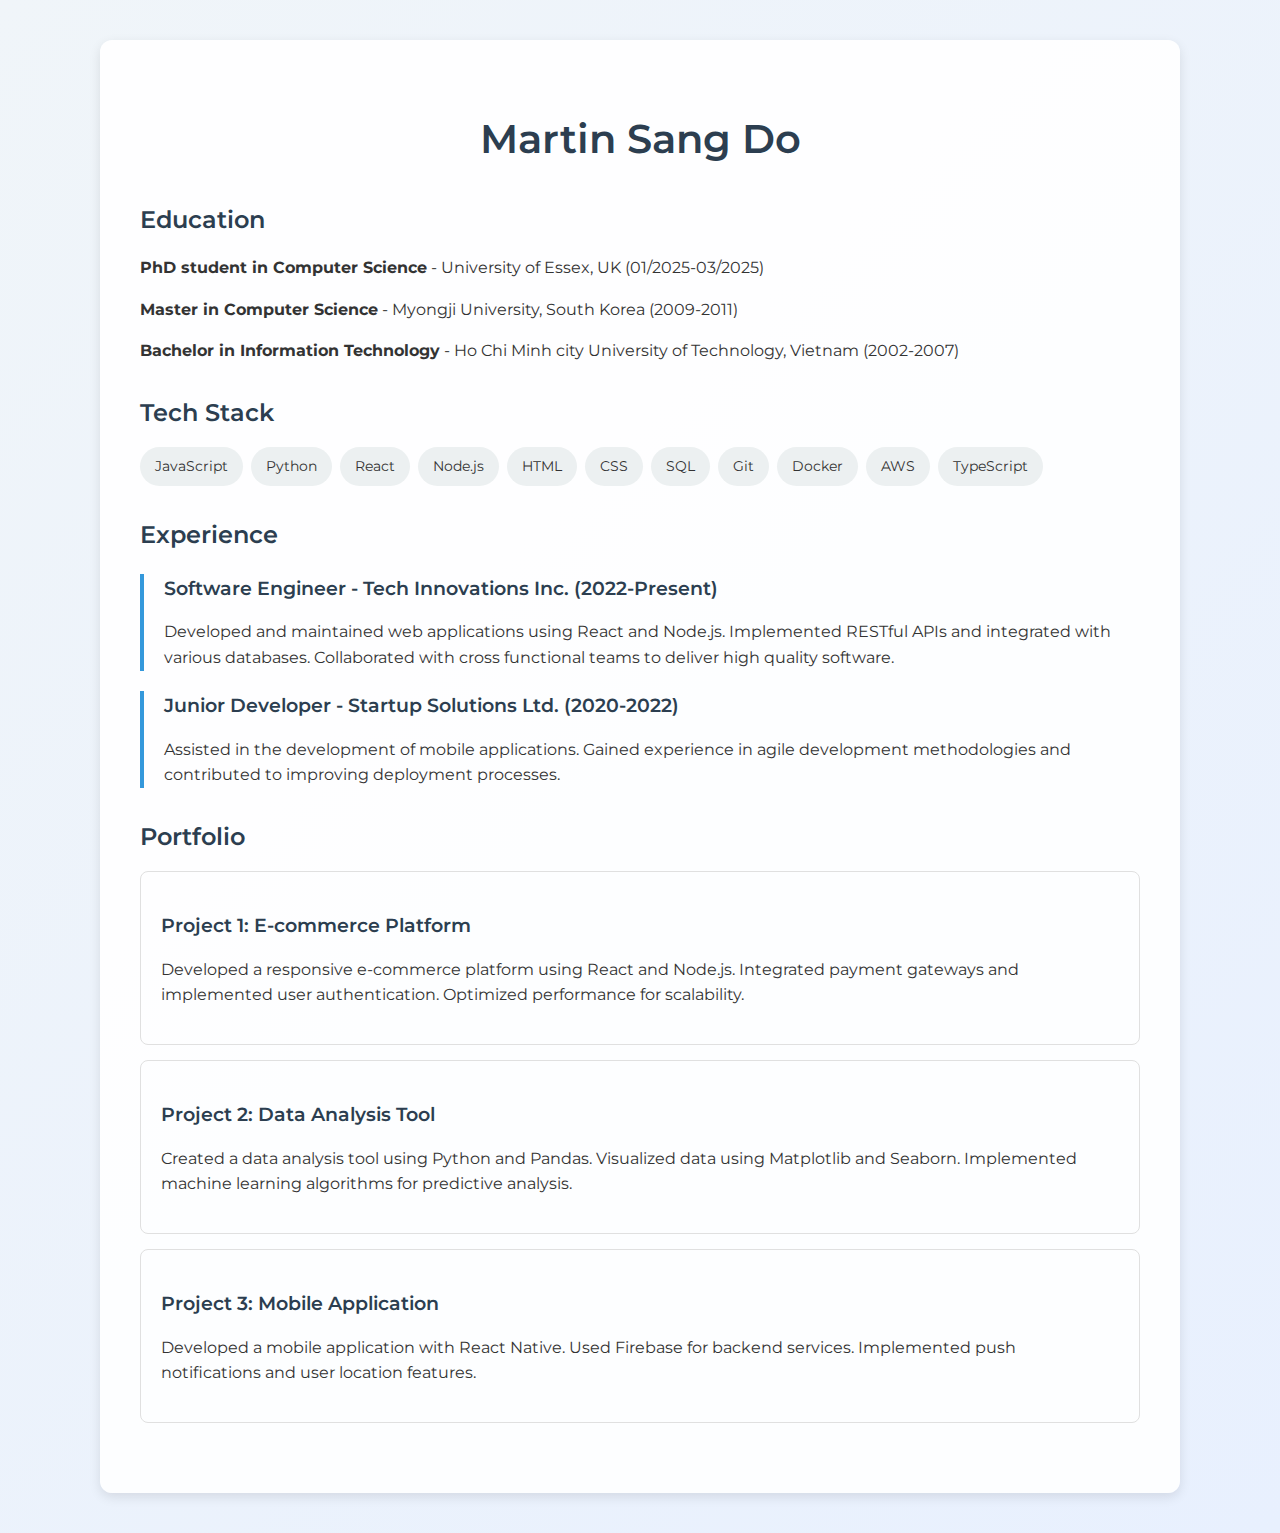
<file: index.html>
<!DOCTYPE html>
<html lang="en">
<head>
    <meta charset="UTF-8"/>
    <meta name="author" content="Martin Sang Do"/>
    <meta name="viewport" content="width=device-width, initial-scale=1.0"/>
    <link rel="stylesheet" href="common/base.css"/>
    <link rel="stylesheet" href="common/style.css"/>
    <link href="https://fonts.googleapis.com/css2?family=Montserrat:wght@400;600&display=swap" rel="stylesheet">

    <title>Martin Sang Do Profile</title>
</head>
<body>
    <div class="container">
        <h1>Martin Sang Do</h1>

        <section class="section">
            <h2>Education</h2>
            <p><strong>PhD student in Computer Science</strong> - University of Essex, UK (01/2025-03/2025)</p>
            <p><strong>Master in Computer Science</strong> - Myongji University, South Korea (2009-2011)</p>
            <p><strong>Bachelor in Information Technology</strong> - Ho Chi Minh city University of Technology, Vietnam (2002-2007)</p>
        </section>

        <section class="section">
            <h2>Tech Stack</h2>
            <div class="tech-stack">
                <span>JavaScript</span>
                <span>Python</span>
                <span>React</span>
                <span>Node.js</span>
                <span>HTML</span>
                <span>CSS</span>
                <span>SQL</span>
                <span>Git</span>
                <span>Docker</span>
                <span>AWS</span>
                <span>TypeScript</span>
            </div>
        </section>

        <section class="section">
            <h2>Experience</h2>
            <div class="experience">
                <h3>Software Engineer - Tech Innovations Inc. (2022-Present)</h3>
                <p>Developed and maintained web applications using React and Node.js. Implemented RESTful APIs and integrated with various databases. Collaborated with cross functional teams to deliver high quality software.</p>
            </div>
            <div class="experience">
                <h3>Junior Developer - Startup Solutions Ltd. (2020-2022)</h3>
                <p>Assisted in the development of mobile applications. Gained experience in agile development methodologies and contributed to improving deployment processes.</p>
            </div>
        </section>

        <section class="section">
            <h2>Portfolio</h2>
            <div class="project">
                <h3>Project 1: E-commerce Platform</h3>
                <p>Developed a responsive e-commerce platform using React and Node.js. Integrated payment gateways and implemented user authentication. Optimized performance for scalability.</p>
            </div>
            <div class="project">
                <h3>Project 2: Data Analysis Tool</h3>
                <p>Created a data analysis tool using Python and Pandas. Visualized data using Matplotlib and Seaborn. Implemented machine learning algorithms for predictive analysis.</p>
            </div>
            <div class="project">
                <h3>Project 3: Mobile Application</h3>
                <p>Developed a mobile application with React Native. Used Firebase for backend services. Implemented push notifications and user location features.</p>
            </div>
        </section>
    </div>
</body>
</html>
</file>
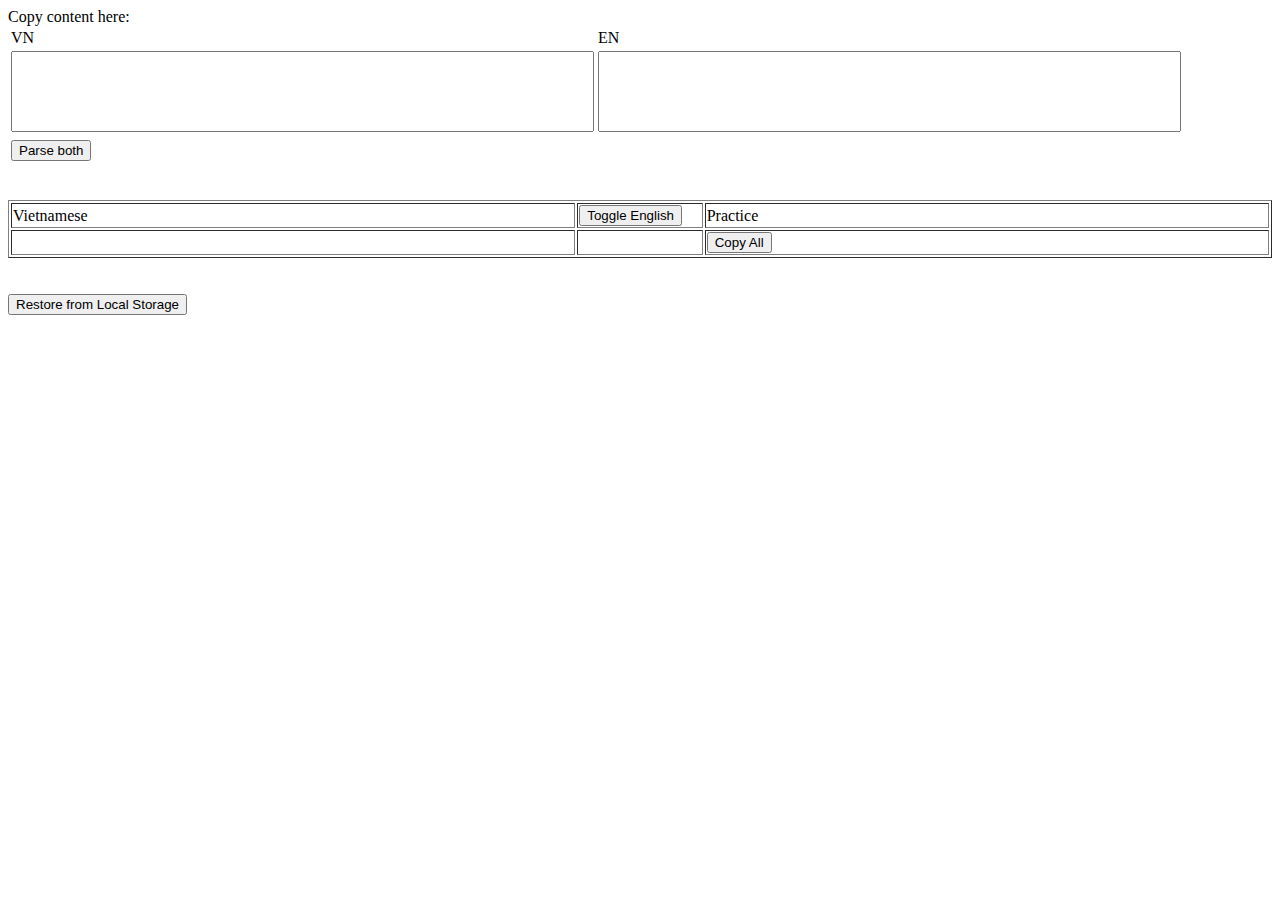
<file: translate.html>
<!DOCTYPE html>
<html lang="en">
<head>
    <meta charset="utf-8" />
    <meta name="viewport" content="width=device-width, initial-scale=1" />
    <meta
            name="description"
            content="Practising translation of English"
    />
    <meta name="author" content="Martin SangDo"/>
    <title>Martin: Writing Practice</title>
    <link rel="icon" type="image/x-icon" href="./img/editing.ico"/>

    <script src="https://code.jquery.com/jquery-3.6.3.min.js" integrity="sha256-pvPw+upLPUjgMXY0G+8O0xUf+/Im1MZjXxxgOcBQBXU=" crossorigin="anonymous"></script>
    <script src="./js/translate.js"></script>
    <style lang="css">
        textarea {
            resize: none;
        }
        .hidden {
            display: none;
        }
        textarea.org {
            background: beige;
        }
        .tooltip {
            display: inline-block;
            position: relative;
            cursor: pointer;
        }
        .font-blue {
            color: blue;
        }
    </style>
</head>
<body>
    <div>Copy content here:</div>
    <table>
        <tr>
            <td>VN</td>
            <td>EN</td>
        </tr>
        <tr>
            <td><textarea id="txt_content_vi" cols="70" rows="5" r></textarea></td>
            <td><textarea id="txt_content_en" cols="70" rows="5" r></textarea></td>
        </tr>
        <tr>
            <td><input type="button" onclick="parse_content();" value="Parse both"/></td>
            <td></td>
        </tr>
    </table>
    <div><br/><br/></div>
    <table id="tbl_parse" width="100%" border="1">
        <thead>
            <td width="45%">Vietnamese</td>
            <td><input type="button" onclick="toggle_all();" value="Toggle English"/></td>
            <td width="45%">Practice</td>
        </thead>
        <tr class="hidden" id="tr_template" data-en="">
            <td><textarea class="text_vi" rows="4" cols="72" disabled></textarea></td>
            <td>
                <div class="en_text"></div>
            </td>
            <td><textarea class="txt_typing" rows="4" cols="72"></textarea></td>
        </tr>
        <tr>
            <td></td>
            <td><div id="div_copied" class="hidden font-blue">Text copied</div></td>
            <td><input class="bg-blue" type="button" onclick="copy_all();" value="Copy All"/></td>
        </tr>
    </table><br/><br/>
    <input class="bg-blue" type="button" onclick="restore_local();" value="Restore from Local Storage"/>
</body>
</html>
</file>
<file: common/style.css>
/* 
Author: Martin Sang Do
customize styles for each page
*/
/***** PROFILE */
.tech-stack {
    display: flex;
    flex-wrap: wrap;
    gap: 8px; /* Added gap for spacing */
    margin-top: 15px;
}

.tech-stack span {
    background-color: #ecf0f1; /* Light gray background */
    padding: 8px 15px;
    border-radius: 20px; /* Rounded pill shape */
    font-size: 0.9em;
    transition: background-color 0.3s ease; /* Smooth hover effect */
}

.tech-stack span:hover {
    background-color: #d0d8dd; /* Darker gray on hover */
}

.experience {
    border-left: 4px solid #3498db; /* Blue border */
    padding-left: 20px;
    margin-bottom: 20px;
}

.experience h3 {
    margin-bottom: 8px;
}

.project {
    border: 1px solid #e0e0e0;
    padding: 20px;
    margin-bottom: 15px;
    border-radius: 8px;
    transition: transform 0.3s ease, box-shadow 0.3s ease; /* Smooth transition effects */
}

.project:hover {
    transform: translateY(-5px); /* Slight lift on hover */
    box-shadow: 0 6px 15px rgba(0, 0, 0, 0.15); /* Stronger shadow on hover */
}
/***** PROFILE */
</file>
<file: common/base.css>
/* 
Author: Martin Sang Do
reset styles for entire project 
*/
body {
    font-family: 'Montserrat', sans-serif; /* Modern font */
    margin: 0;
    padding: 0;
    background: linear-gradient(135deg, #f0f5f9, #e8f0fe); /* Gradient background */
    color: #333;
    line-height: 1.6;
}

.container {
    width: 90%;
    max-width: 1000px;
    margin: 40px auto; /* Increased margin */
    background-color: rgba(255, 255, 255, 0.9); /* Semi-transparent white */
    padding: 40px; /* Increased padding */
    border-radius: 12px; /* More rounded corners */
    box-shadow: 0 4px 12px rgba(0, 0, 0, 0.1); /* Stronger shadow */
}

h1, h2, h3 {
    color: #2c3e50; /* Darker, professional color */
    margin-bottom: 15px;
    font-weight: 600; /* Semi-bold font weight */
}

h1 {
    font-size: 2.5em; /* Larger heading */
    text-align: center;
    margin-bottom: 30px;
}

.section {
    margin-bottom: 30px;
}

@media (max-width: 768px) {
    .container {
        width: 95%;
        padding: 30px;
    }

    h1 {
        font-size: 2em;
    }
}

.hidden {display: none !important;}
</file>
